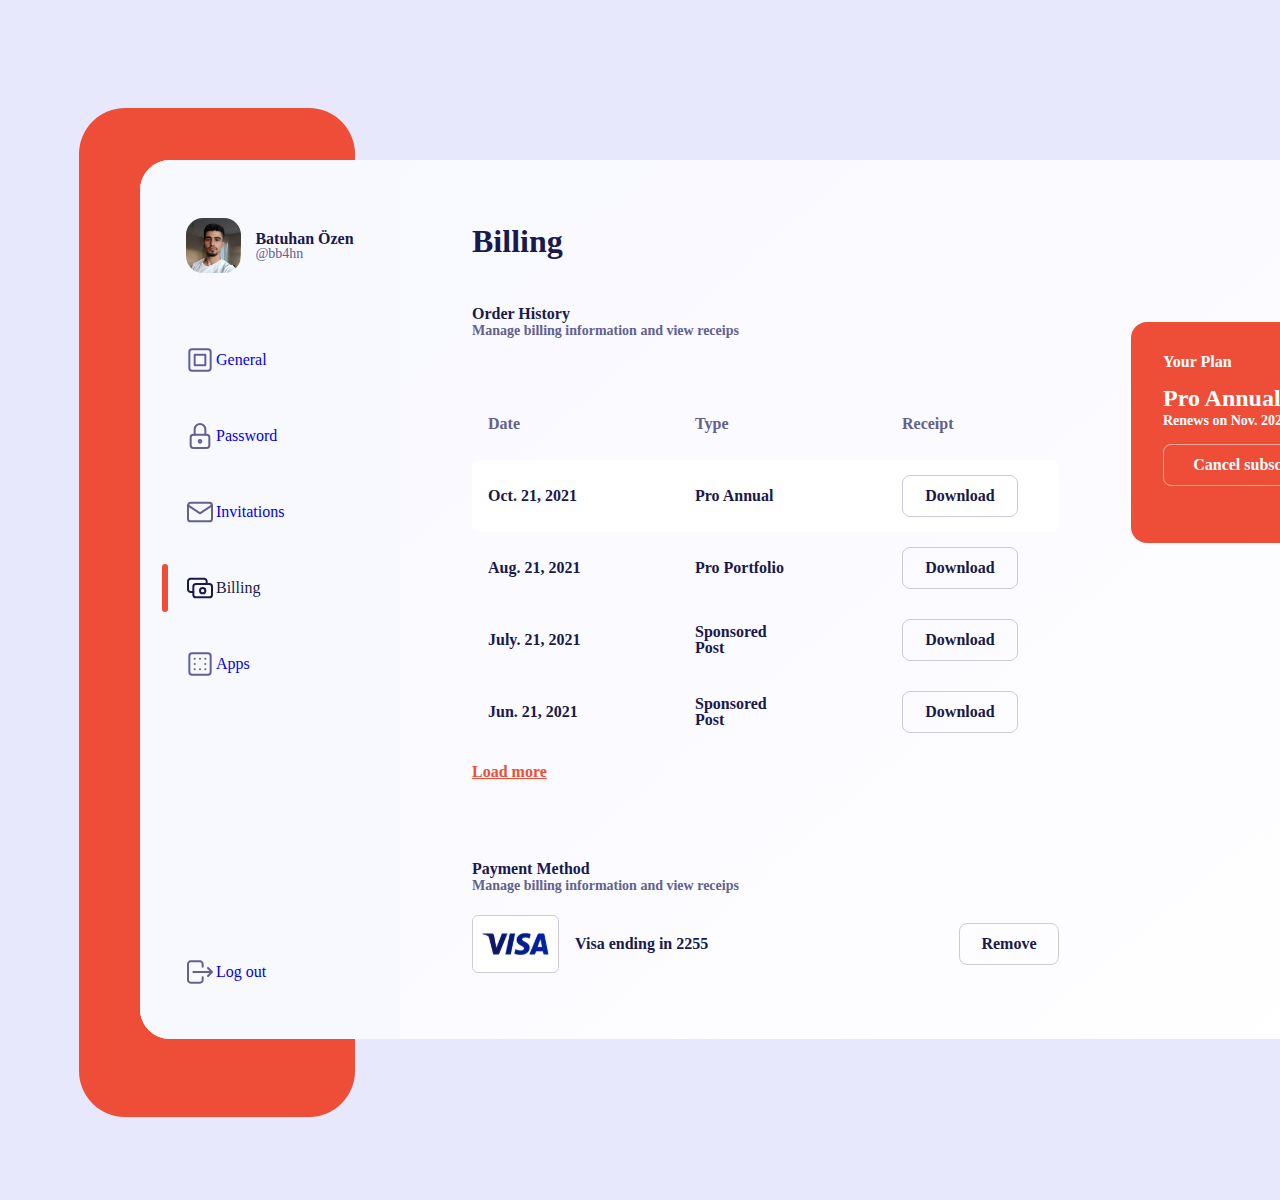
<file: Billing Page/index.html>
<!DOCTYPE html>
<html lang="en">
<head>
    <meta charset="UTF-8">
    <meta http-equiv="X-UA-Compatible" content="IE=edge">
    <meta name="viewport" content="width=device-width, initial-scale=1.0">
    <title>Billing Page</title>
    <link rel="stylesheet" href="styles/style.css">
</head>
<body>
    <div class="orange-box"></div>
    <div class="container">
        <div class="left">
            <div class="profile">
                <img src="./img/pp.png" alt="" class="pp">
                <div class="infos">
                    <span class="name">Batuhan Özen</span>
                    <span class="user-name">@bb4hn</span>
                </div>
            </div>
            <div class="item">
                <a href="#">
                    <svg id="Frame" xmlns="http://www.w3.org/2000/svg" xmlns:xlink="http://www.w3.org/1999/xlink" width="32" height="32" viewBox="0 0 32 32">
                        <defs>
                          <clipPath id="clip-path">
                            <rect id="Frame_Background_Mask_" data-name="Frame (Background/Mask)" width="32" height="32" fill="none"/>
                          </clipPath>
                        </defs>
                        <rect id="Frame_Background_Mask_2" data-name="Frame (Background/Mask)" width="32" height="32" fill="none"/>
                        <g id="Frame-2" data-name="Frame" clip-path="url(#clip-path)">
                          
                          <path id="Vector-2" data-name="Vector" d="M10.667,0V10.667H0V0Z" transform="translate(10.667 10.667)" fill="none" stroke="#62618f" stroke-linecap="round" stroke-linejoin="round" stroke-width="2" stroke-dasharray="0 0"/>
                          <path id="Vector-3" data-name="Vector" d="M18.667,0a2.667,2.667,0,0,1,2.667,2.667v16a2.667,2.667,0,0,1-2.667,2.667h-16A2.667,2.667,0,0,1,0,18.667v-16A2.667,2.667,0,0,1,2.667,0Z" transform="translate(5.333 5.333)" fill="none" stroke="#62618f" stroke-linecap="round" stroke-linejoin="round" stroke-width="2" stroke-dasharray="0 0"/>
                        </g>
                      </svg>
                    <span class="text">General</span>
                </a>
            </div>
            <div class="item">
                <a href="#">
                    <svg xmlns="http://www.w3.org/2000/svg" xmlns:xlink="http://www.w3.org/1999/xlink" width="32" height="32" viewBox="0 0 32 32">
                        <defs>
                          <clipPath id="clip-path">
                            <rect id="Frame_Background_Mask_" data-name="Frame (Background/Mask)" width="32" height="32" fill="none"/>
                          </clipPath>
                        </defs>
                        <g id="Frame" clip-path="url(#clip-path)">
                          
                          <path id="Vector-2" data-name="Vector" d="M16,0a2.667,2.667,0,0,1,2.667,2.667v8A2.667,2.667,0,0,1,16,13.333H2.667A2.667,2.667,0,0,1,0,10.667v-8A2.667,2.667,0,0,1,2.667,0Z" transform="translate(6.667 14.667)" fill="none" stroke="#62618f" stroke-linecap="round" stroke-linejoin="round" stroke-width="2" stroke-dasharray="0 0"/>
                          <path id="Vector-3" data-name="Vector" d="M1.333,2.667A1.333,1.333,0,1,1,2.667,1.333,1.333,1.333,0,0,1,1.333,2.667Z" transform="translate(14.667 20)" fill="none" stroke="#62618f" stroke-linecap="round" stroke-linejoin="round" stroke-width="2" stroke-dasharray="0 0"/>
                          <path id="Vector-4" data-name="Vector" d="M0,10.667V5.333a5.333,5.333,0,1,1,10.667,0v5.333" transform="translate(10.667 4)" fill="none" stroke="#62618f" stroke-linecap="round" stroke-linejoin="round" stroke-width="2" stroke-dasharray="0 0"/>
                        </g>
                    </svg>
                    <span class="text">Password</span>
                </a>
            </div>
            <div class="item">
                <a href="#">
                    <svg id="Frame" xmlns="http://www.w3.org/2000/svg" xmlns:xlink="http://www.w3.org/1999/xlink" width="32" height="32" viewBox="0 0 32 32">
                        <defs>
                          <clipPath id="clip-path">
                            <rect id="Frame_Background_Mask_" data-name="Frame (Background/Mask)" width="32" height="32" fill="none"/>
                          </clipPath>
                        </defs>
                        <rect id="Frame_Background_Mask_2" data-name="Frame (Background/Mask)" width="32" height="32" fill="none"/>
                        <g id="Frame-2" data-name="Frame" clip-path="url(#clip-path)">
                          
                          <path id="Vector-2" data-name="Vector" d="M21.333,0A2.667,2.667,0,0,1,24,2.667V16a2.667,2.667,0,0,1-2.667,2.667H2.667A2.667,2.667,0,0,1,0,16V2.667A2.667,2.667,0,0,1,2.667,0Z" transform="translate(4 6.667)" fill="none" stroke="#62618f" stroke-linecap="round" stroke-linejoin="round" stroke-width="2" stroke-dasharray="0 0"/>
                          <path id="Vector-3" data-name="Vector" d="M0,0,12,8,24,0" transform="translate(4 9.333)" fill="none" stroke="#62618f" stroke-linecap="round" stroke-linejoin="round" stroke-width="2" stroke-dasharray="0 0"/>
                        </g>
                    </svg>
                    <span class="text">Invitations</span>
                </a>
            </div>
            <div class="item active"> 
                <a href="#">
                    <svg width="32" height="32" viewBox="0 0 32 32" fill="none" xmlns="http://www.w3.org/2000/svg">
                        <path d="M25.3333 12H12C10.5272 12 9.33333 13.1939 9.33333 14.6667V22.6667C9.33333 24.1394 10.5272 25.3333 12 25.3333H25.3333C26.8061 25.3333 28 24.1394 28 22.6667V14.6667C28 13.1939 26.8061 12 25.3333 12Z" stroke="#62618f" stroke-width="2" stroke-linecap="round" stroke-linejoin="round"/>
                        <path d="M18.6667 21.3333C20.1394 21.3333 21.3333 20.1394 21.3333 18.6667C21.3333 17.1939 20.1394 16 18.6667 16C17.1939 16 16 17.1939 16 18.6667C16 20.1394 17.1939 21.3333 18.6667 21.3333Z" stroke="#62618f" stroke-width="2" stroke-linecap="round" stroke-linejoin="round"/>
                        <path d="M22.6667 12V9.33334C22.6667 8.62609 22.3857 7.94782 21.8856 7.44772C21.3855 6.94762 20.7072 6.66667 20 6.66667H6.66667C5.95942 6.66667 5.28115 6.94762 4.78105 7.44772C4.28095 7.94782 4 8.62609 4 9.33334V17.3333C4 18.0406 4.28095 18.7189 4.78105 19.219C5.28115 19.7191 5.95942 20 6.66667 20H9.33333" stroke="#62618f" stroke-width="2" stroke-linecap="round" stroke-linejoin="round"/>
                    </svg>
                    <span class="text">Billing</span>
                </a>
            </div>
            <div class="item"> 
                <a href="#">
                    <svg width="32" height="32" viewBox="0 0 32 32" fill="none" xmlns="http://www.w3.org/2000/svg">
                        <path d="M24 5.33333H7.99999C6.52724 5.33333 5.33333 6.52724 5.33333 7.99999V24C5.33333 25.4728 6.52724 26.6667 7.99999 26.6667H24C25.4728 26.6667 26.6667 25.4728 26.6667 24V7.99999C26.6667 6.52724 25.4728 5.33333 24 5.33333Z" stroke="#62618F" stroke-width="2" stroke-linecap="round" stroke-linejoin="round"/>
                        <path d="M10.6667 21.3333V21.3467" stroke="#62618F" stroke-width="2" stroke-linecap="round" stroke-linejoin="round"/>
                        <path d="M10.6667 16V16.0133" stroke="#62618F" stroke-width="2" stroke-linecap="round" stroke-linejoin="round"/>
                        <path d="M10.6667 10.6667V10.68" stroke="#62618F" stroke-width="2" stroke-linecap="round" stroke-linejoin="round"/>
                        <path d="M21.3333 21.3333V21.3467" stroke="#62618F" stroke-width="2" stroke-linecap="round" stroke-linejoin="round"/>
                        <path d="M21.3333 16V16.0133" stroke="#62618F" stroke-width="2" stroke-linecap="round" stroke-linejoin="round"/>
                        <path d="M21.3333 10.6667V10.68" stroke="#62618F" stroke-width="2" stroke-linecap="round" stroke-linejoin="round"/>
                        <path d="M16 10.6667V10.68" stroke="#62618F" stroke-width="2" stroke-linecap="round" stroke-linejoin="round"/>
                        <path d="M16 21.3333V21.3467" stroke="#62618F" stroke-width="2" stroke-linecap="round" stroke-linejoin="round"/>
                    </svg>
                    <span class="text">Apps</span>
                </a>
            </div>
            <div class="item">
                <a href="#">
                    <svg width="32" height="32" viewBox="0 0 32 32" fill="none" xmlns="http://www.w3.org/2000/svg">
                        <path d="M18.6667 10.6666V7.99998C18.6667 7.29274 18.3857 6.61446 17.8856 6.11436C17.3855 5.61426 16.7072 5.33331 16 5.33331H6.66667C5.95942 5.33331 5.28115 5.61426 4.78105 6.11436C4.28095 6.61446 4 7.29274 4 7.99998V24C4 24.7072 4.28095 25.3855 4.78105 25.8856C5.28115 26.3857 5.95942 26.6666 6.66667 26.6666H16C16.7072 26.6666 17.3855 26.3857 17.8856 25.8856C18.3857 25.3855 18.6667 24.7072 18.6667 24V21.3333" stroke="#62618F" stroke-width="2" stroke-linecap="round" stroke-linejoin="round"/>
                        <path d="M9.33334 16H28M28 16L24 12M28 16L24 20" stroke="#62618F" stroke-width="2" stroke-linecap="round" stroke-linejoin="round"/>
                    </svg>  
                    <span class="text">Log out</span>
                </a>
            </div>
            
        </div>
        <div class="right">
            <div class="rleft">
                <h2>Billing</h2>
                <h4>Order History</h4>
                <span class="description">Manage billing information and view receips</span>
                <div class="table">
                    <div class="row">
                        <div class="col">Date</div>
                        <div class="col">Type</div>
                        <div class="col">Receipt</div>
                    </div>
                    <div class="row active">
                        <div class="col">Oct. 21, 2021</div>
                        <div class="col">Pro Annual</div>
                        <div class="col"><a href="#" class="download-btn">Download</a></div>
                    </div>
                    <div class="row">
                        <div class="col">Aug. 21, 2021</div>
                        <div class="col">Pro Portfolio</div>
                        <div class="col"><a href="#" class="download-btn">Download</a></div>
                    </div>
                    <div class="row">
                        <div class="col">July. 21, 2021</div>
                        <div class="col">Sponsored Post</div>
                        <div class="col"><a href="#" class="download-btn">Download</a></div>
                    </div>
                    <div class="row">
                        <div class="col">Jun. 21, 2021</div>
                        <div class="col">Sponsored Post</div>
                        <div class="col"><a href="#" class="download-btn">Download</a></div>
                    </div>
                    <a href="#" class="load-btn">Load more</a>
                </div>
                <h3>Payment Method</h3>
                <span class="description">Manage billing information and view receips</span>
                <div class="information">
                    <img src="./img/visa.svg" alt="">
                    <span class="card-info">Visa ending in 2255</span>
                    <a href="#" class="remove-btn">Remove</a>
                </div>
            </div>
            <div class="rright">
                <div class="orange-plan">
                    <h2>Your Plan</h2>
                    <span class="plan">Pro Annual</span>
                    <span class="renew-date">Renews on  Nov. 2021</span>
                    <a href="#" class="cancel-btn">Cancel subscription</a>
                </div>
            </div>
        </div>
    </div>
</body>
</html>
</file>
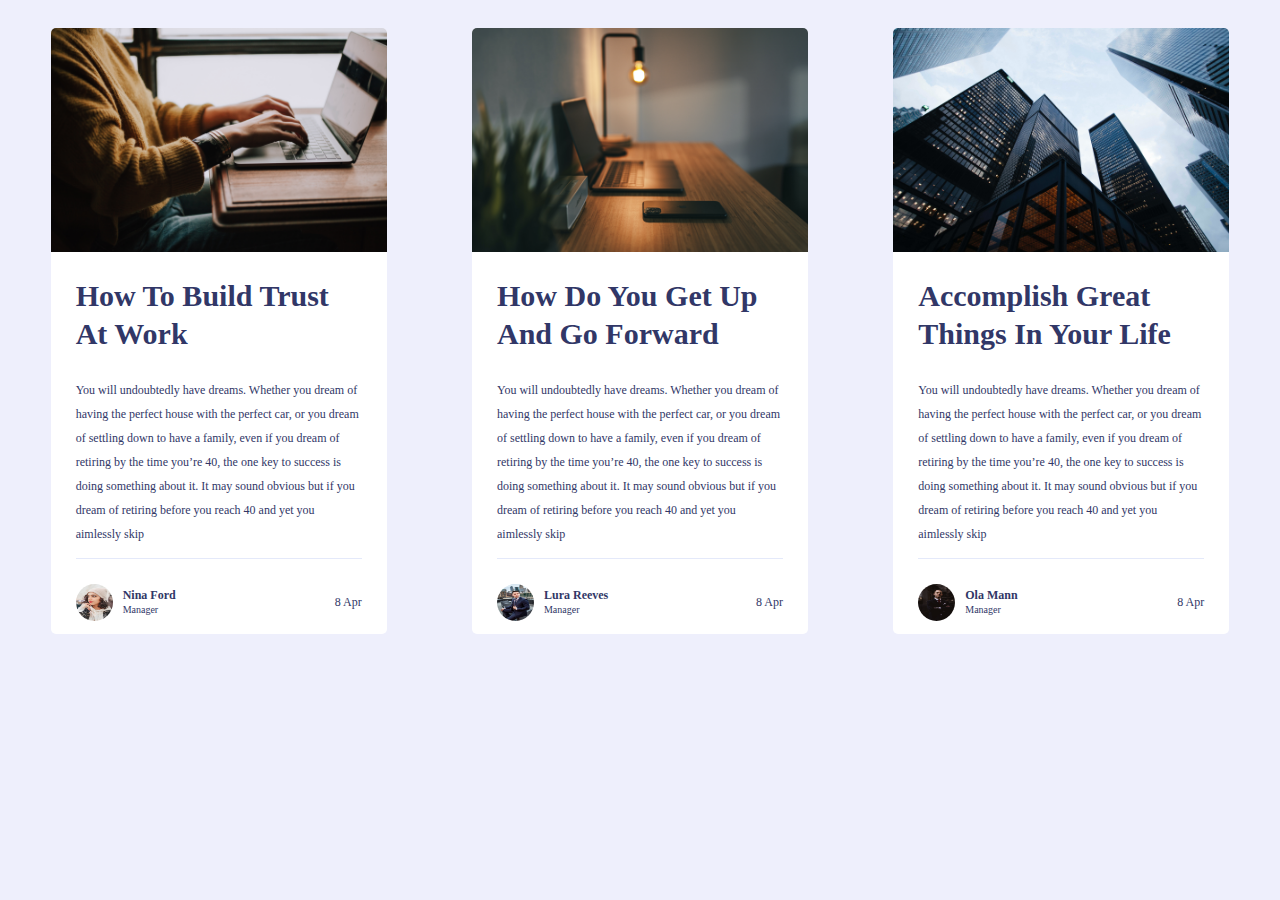
<file: Blog Post/index.html>
<!DOCTYPE html>
<html lang="en">
<head>
    <meta charset="UTF-8">
    <meta http-equiv="X-UA-Compatible" content="IE=edge">
    <meta name="viewport" content="width=device-width, initial-scale=1.0">
    <title>Blog Post</title>
    <link rel="stylesheet" href="style.css">
</head>
<body>
    <div class="card">
        <img class="thumbnail" src="./img/thumb1.jpg" alt="">
        <div class="content">
            <h2 class="title">
                How To Build Trust At Work
            </h2>
            <p class="abstract">
                You will undoubtedly have dreams. Whether you dream of having the perfect house with the perfect car, or you dream of settling down to have a family, even if you dream of retiring by the time you’re 40, the one key to success is doing something about it. It may sound obvious but if you dream of retiring before you reach 40 and yet you aimlessly skip
            </p>
        </div>
        <div class="information">
            <img class="authorimg" src="./img/person1.jpg" alt="">
            <div class="description">
                <h4 class="name">Nina Ford</h4>
                <p class="role">Manager</p>
            </div>
            <p class="date">8 Apr</p>
        </div>
    </div>
    <div class="card">
        <img src="./img/thumb2.jpg" alt="" class="thumbnail">
        <div class="content">
            <h2 class="title">
                How Do You Get Up And Go Forward
            </h2>
            <p class="abstract">
                You will undoubtedly have dreams. Whether you dream of having the perfect house with the perfect car, or you dream of settling down to have a family, even if you dream of retiring by the time you’re 40, the one key to success is doing something about it. It may sound obvious but if you dream of retiring before you reach 40 and yet you aimlessly skip
            </p>
        </div>
        <div class="information">
            <img src="./img/person2.jpg" alt="" class="authorimg">
            <div class="description">
                <h4 class="name">Lura Reeves</h4>
                <p class="role">Manager</p>
            </div>
            <p class="date">8 Apr</p>
        </div>
    </div>
    <div class="card">
        <img src="./img/thumb3.jpg" alt="" class="thumbnail">
        <div class="content">
            <h2 class="title">
                Accomplish Great Things In Your Life
            </h2>
            <p class="abstract">
                You will undoubtedly have dreams. Whether you dream of having the perfect house with the perfect car, or you dream of settling down to have a family, even if you dream of retiring by the time you’re 40, the one key to success is doing something about it. It may sound obvious but if you dream of retiring before you reach 40 and yet you aimlessly skip
            </p>
        </div>
        <div class="information">
            <img src="./img/person3.jpg" alt="" class="authorimg">
            <div class="description">
                <h4 class="name">Ola Mann</h4>
                <p class="role">Manager</p>
            </div>
            <p class="date">8 Apr</p>
        </div>
    </div>
</body>
</html>
</file>
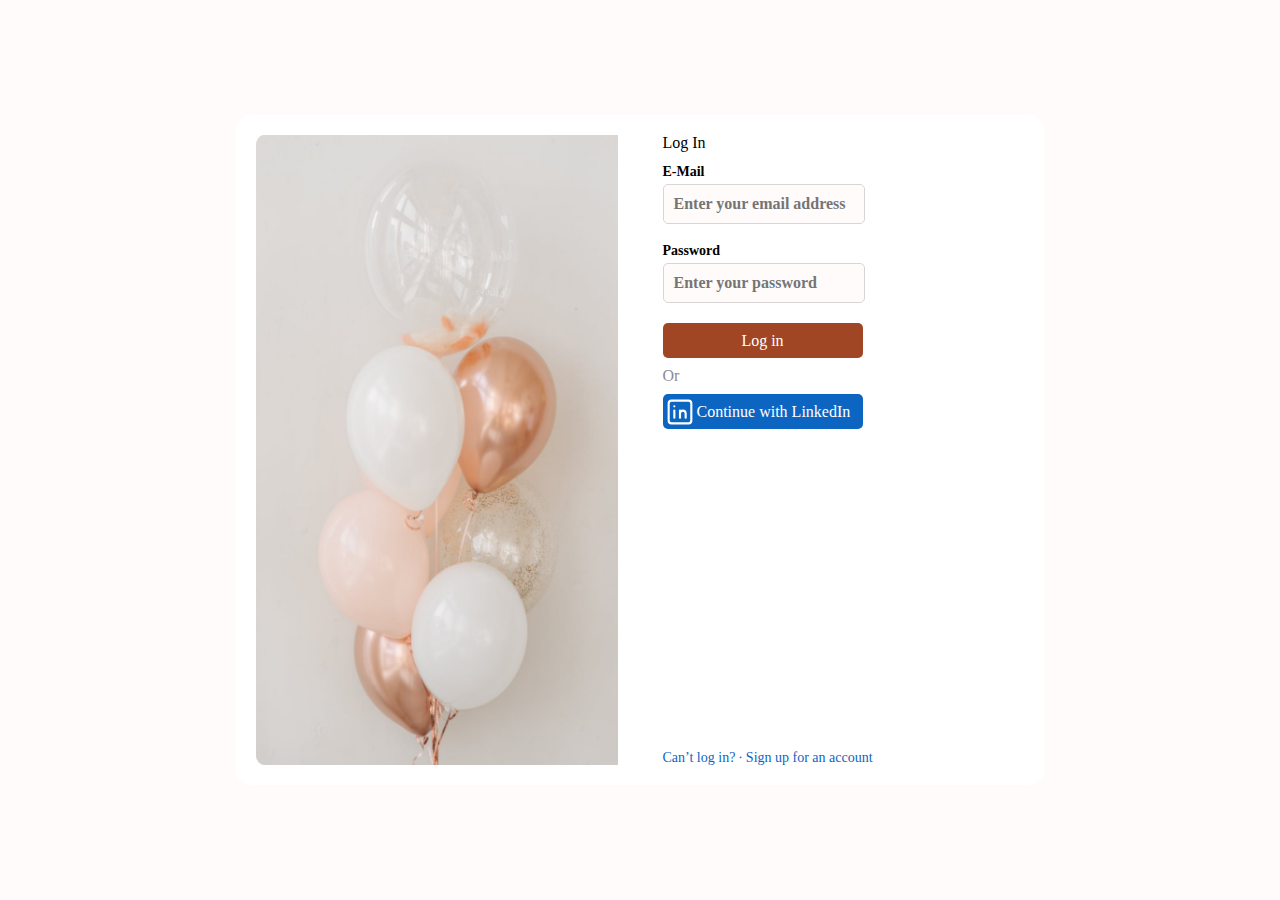
<file: Log In/index.html>
<!DOCTYPE html>
<html lang="en">
<head>
    <meta charset="UTF-8">
    <meta http-equiv="X-UA-Compatible" content="IE=edge">
    <meta name="viewport" content="width=device-width, initial-scale=1.0">
    <title>Log In</title>
    <link rel="stylesheet" href="style.css">
</head>
<body>
    <div class="container">
        <div class="left"><img src="./left.png" alt=""></div>
        <div class="right">
            <span class="title">Log In</span>
            
            <label for="email">E-Mail</label>
            <input type="email" id="email" name="email" placeholder="Enter your email address" class="input">

            <label for="password">Password</label>
            <input type="password" id="password" name="password" placeholder="Enter your password" class="input">
            
            <button class="login">Log in</button>
            <span class="or">Or</span>
            <button class="linkedin"> <img src="linkedin.svg" alt=""> Continue with LinkedIn</button>
            <div class="register">Can’t log in? ∙ Sign up for an account</div>
        </div>
    </div>
</body>
</html>
</file>
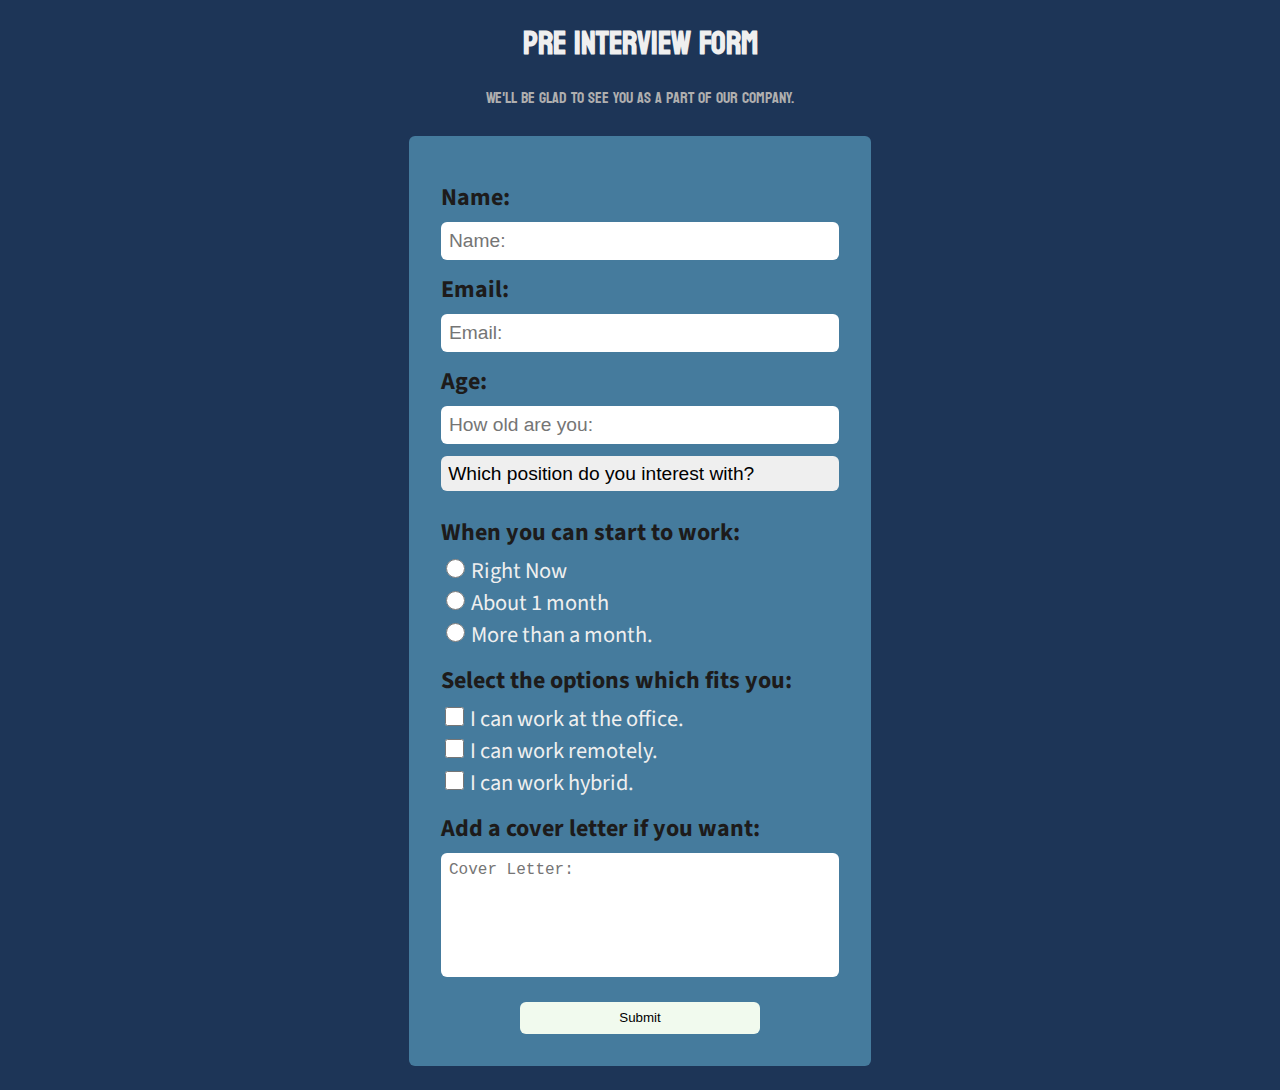
<file: Pre Interview Form/index.html>
<!DOCTYPE html>
<html lang="en">
<head>
    <meta charset="UTF-8">
    <meta http-equiv="X-UA-Compatible" content="IE=edge">
    <meta name="viewport" content="width=device-width, initial-scale=1.0">
    <title>Pre Interview Form</title>
    <link rel="stylesheet" href="style.css">
</head>
<body>
    <main id="main">
        <h1 id="title">Pre Interview Form</h1>
        <p id="description">We'll be glad to see you as a part of our company.</p>
        <form id="survey-form">
            <label class="question"  id="name-label" for="name" >Name:</label>
                <input type="text" name="name" id="name" placeholder="Name:" required>

            <label class="question"  id="email-label" for="email">Email:</label>
                <input type="email" name="email" id="email" placeholder="Email:" required>

            <label class="question"  id="number-label" for="number">Age:</label>
                <input type="number" min="18" max="45" name="number" id="number" placeholder="How old are you:">

            <select name="dropdown" id="dropdown" required>
                <option value="" disabled selected>Which position do you interest with?</option>
                <option value="1">Frontend Development</option>
                <option value="2">Backend Development</option>
            </select>
            

            <label class="question" id="radio-label" for="#">When you can start to work:</label>
                <div class="answer">

                    <input type="radio" value="1" name="radio" id="radio1">
                    <label id="radio-label" for="radio1">
                        Right Now
                    </label>
                    
                </div>
                <div class="answer">

                    <input type="radio" value="2" name="radio" id="radio2">
                    <label id="radio-label" for="radio2">
                        About 1 month
                    </label>
                    
                </div>
                <div class="answer">

                    <input type="radio" value="3" name="radio" id="radio3">
                    <label id="radio-label" for="radio3">
                        More than a month.
                    </label>
                    
                </div>

                
                
            <label class="question" id="checkbox-label" for="#">Select the options which fits you:</label>
                <div class="answer">

                    <input type="checkbox" value="1" name="group2" id="office">
                    <label id="radio-label" for="office">
                        I can work at the office.
                    </label>
                    
                </div>
                <div class="answer">

                    <input type="checkbox" value="2" name="group2" id="remote">
                    <label id="radio-label" for="remote">
                        I can work remotely.
                    </label>
                    
                </div>
                <div class="answer">
                    
                    <input type="checkbox" value="3" name="group2" id="hybrid">
                    <label id="radio-label" for="hybrid">
                        I can work hybrid.
                    </label>
                    
                </div>

            <label class="question" id="radio-label" for="cover-letter">Add a cover letter if you want:</label>
                <textarea name="" id="cover-letter" rows="6" placeholder="Cover Letter:"></textarea>

            <button type="submit" id="submit">Submit</button>
        </form>
    </main>
</body>
</html>
</file>
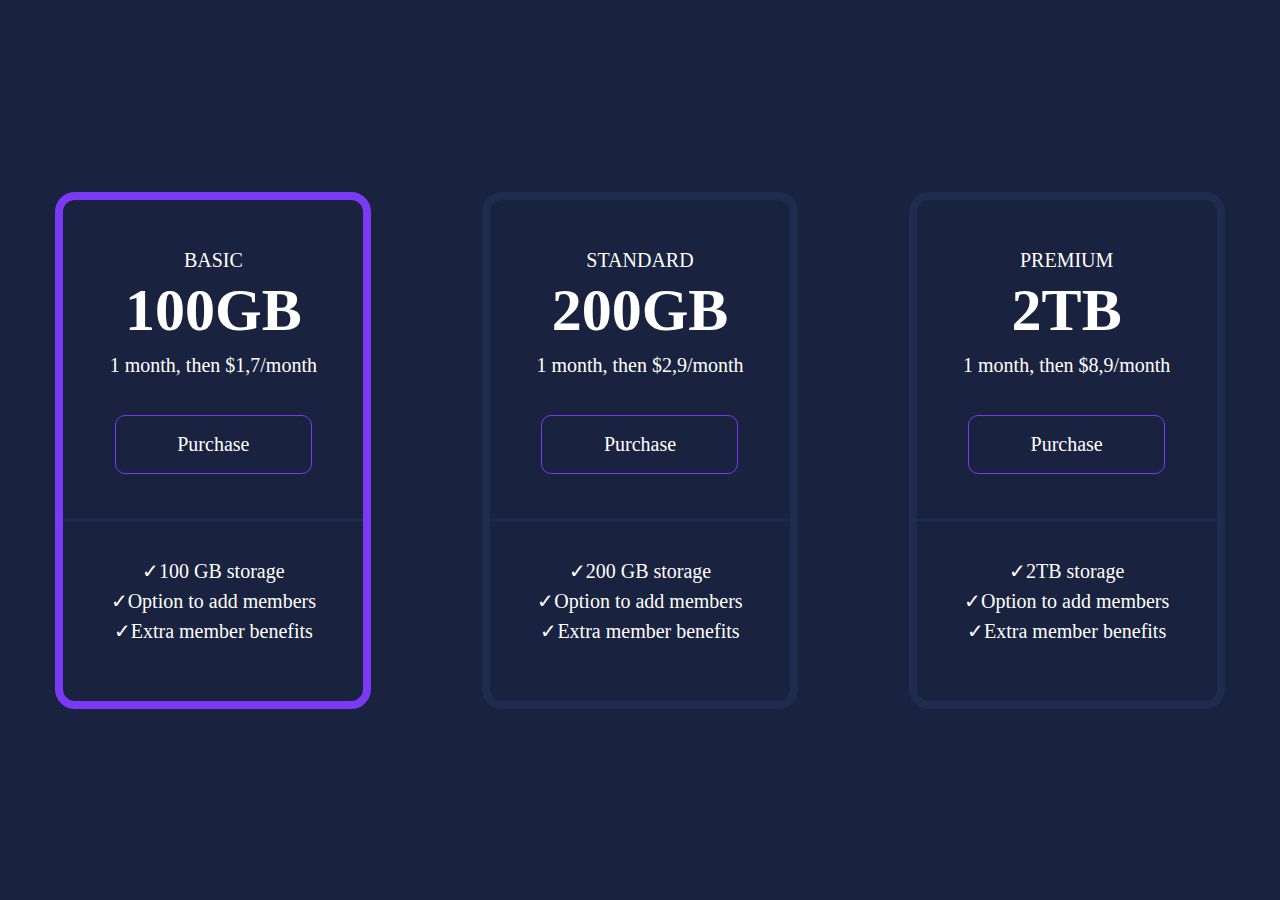
<file: Pricing Cards/index.html>
<!DOCTYPE html>
<html lang="en">
<head>
    <meta charset="UTF-8">
    <meta http-equiv="X-UA-Compatible" content="IE=edge">
    <meta name="viewport" content="width=device-width, initial-scale=1.0">
    <title>Document</title>
    <link rel="stylesheet" href="./assets/css/style.css">
    <script src="./assets/js/index.js"></script>
</head>
<body>
    <div id="1" class="card selected_card" >
        <span class="plan">BASIC</span>
        <span class="storage">100GB</span>
        <p class="pricing">1 month, then $1,7/month</p>
        <button id="btn_1" class="purchase" onclick="selectCard(this.parentNode.id,this.id)">Purchase</button>
        <span class="divider"></span>
        <div class="list">
            <span>100 GB storage</span>
            <span>Option to add members</span>
            <span>Extra member benefits</span>
        </div>
    </div>
    <div id="2" class="card" >
        <span class="plan">STANDARD</span>
        <span class="storage">200GB</span>
        <p class="pricing">1 month, then $2,9/month</p>
        <button id="btn_2" class="purchase" onclick="selectCard(this.parentNode.id,this.id)">Purchase</button>
        <span class="divider"></span>
        <div class="list">
            <span>200 GB storage</span>
            <span>Option to add members</span>
            <span>Extra member benefits</span>
        </div>
    </div>
    <div id="3" class="card">
        <span class="plan">PREMIUM</span>
        <span class="storage">2TB</span>
        <p class="pricing">1 month, then $8,9/month</p>
        <button id="btn_3" class="purchase" onclick="selectCard(this.parentNode.id,this.id)">Purchase</button>
        <span class="divider"></span>
        <div class="list">
            <span>2TB storage</span>
            <span>Option to add members</span>
            <span>Extra member benefits</span>
        </div>
    </div>
</body>
</html>
</file>
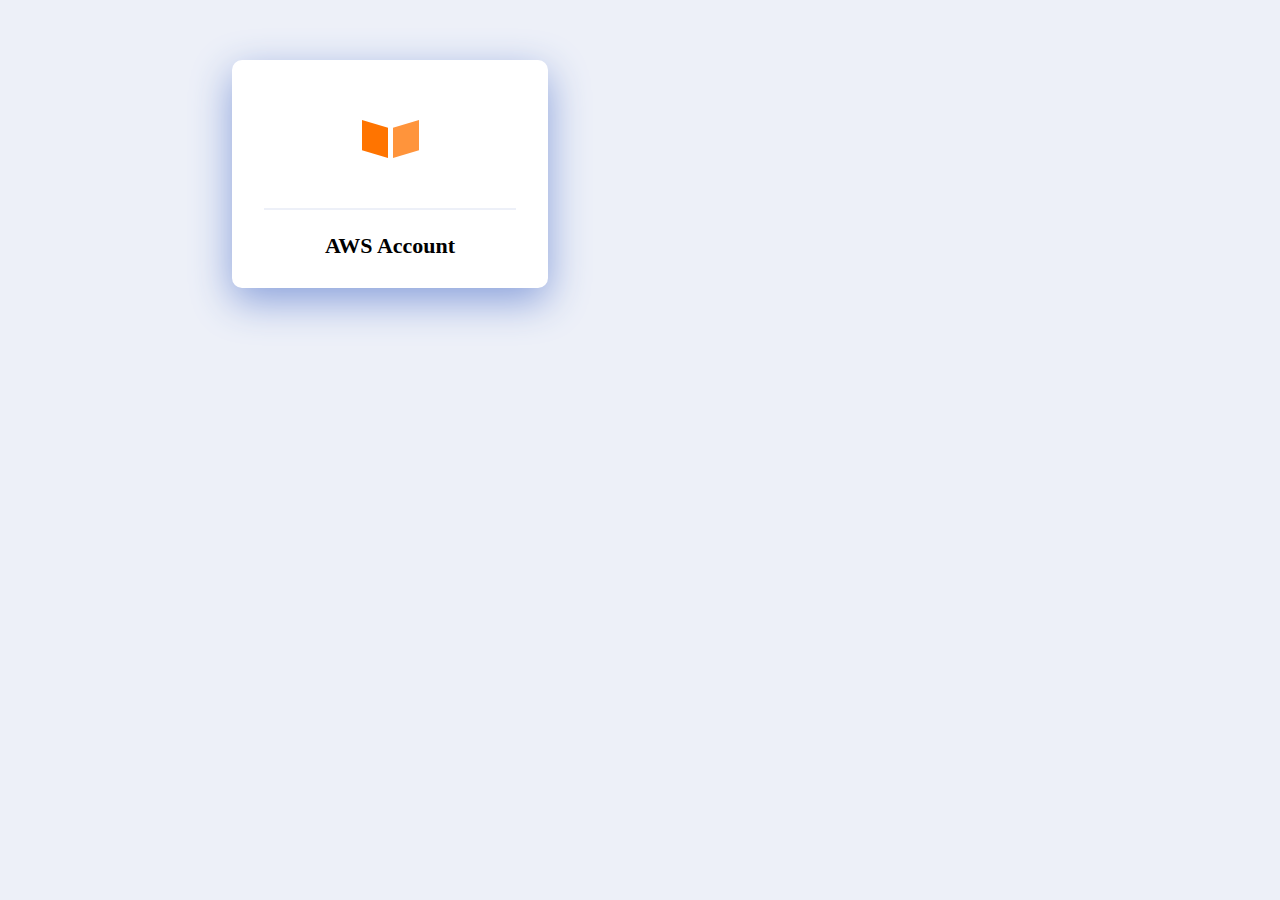
<file: UI Component/index.html>
<!DOCTYPE html>
<html lang="en">
<head>
    <meta charset="UTF-8">
    <meta http-equiv="X-UA-Compatible" content="IE=edge">
    <meta name="viewport" content="width=device-width, initial-scale=1.0">
    <link rel="stylesheet" href="styles/style.css">
    <script src="./main.js"></script>
    <title>UI Component</title>
</head>
<body>
    <div class="container">
        <div class="component">
            <img src="./img/Group.svg" alt="" class="aws">
            <span class="divider"></span>
            <span onclick="dropdown();" class="desc">AWS Account</span>
        </div>
        <div class="dropdown" id="dd">
            
            <h2 class="title">Image processor Workflow</h2>
            <p class="description">#45887654489 | Tech-WebAWS88@mmt.com</p>
            <div class="action">
                <a href="#">Editor Access</a>
                <a href="#">Command line ∙ Management console</a>
            </div>
        </div>
    </div>
</body>
</html>
</file>
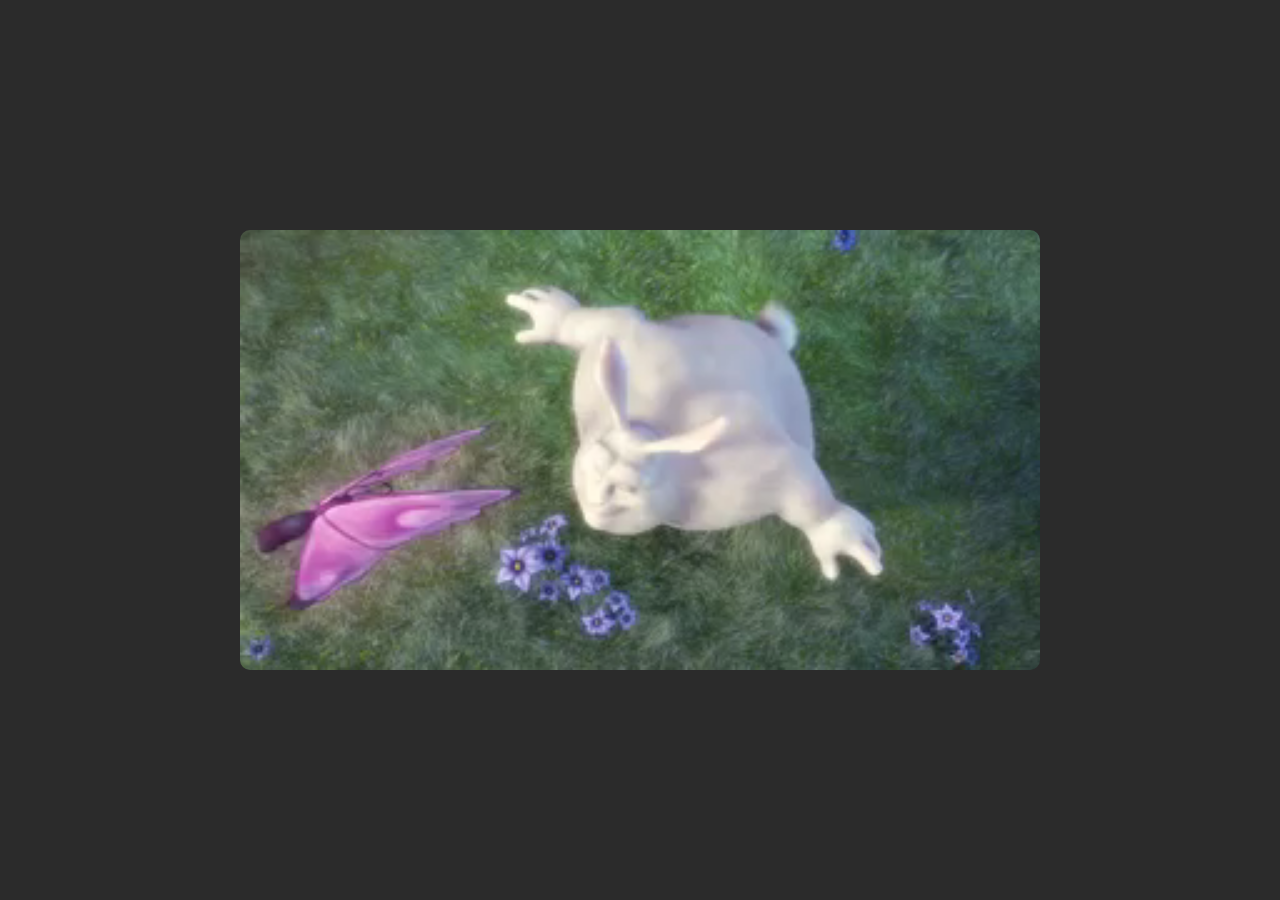
<file: Video Player/index.html>
<!DOCTYPE html>
<html lang="en">
  <head>
    <meta charset="UTF-8" />
    <meta http-equiv="X-UA-Compatible" content="IE=edge" />
    <meta name="viewport" content="width=device-width, initial-scale=1.0" />
    <title>Video Player</title>
    <link rel="stylesheet" href="./style/style.css" />
  </head>
  <body>
    <div id ="videoContainer" style="text-align: center">
      <video id="video" width="420">
        <source src="1.mp4" type="video/mp4" />
        
        Your browser does not support HTML video.
      </video>
      <div id="playBtnBig" onclick="playPause()"><img src="./img/playBig.svg" alt=""></div>
      <div id="controlBox" class="controls">
        <a class = "firstControlBtn" onclick="playPause()" id="playPauseBtn"><img id="playPauseIcon"src="./img/play.svg" alt=""></a>
        <input class = "controlBtn videoProgress customSlider" type="range" id="videoProgress" value="0" max="100"></input>
        <span class="time">
            <span id="m">00</span>
            :
            <span id="s">00</span>
          </span>
        <a class = "" onclick="mute()" id=""><img id="muteUnmuteIcon" src="./img/volume.svg" alt=""></a>
        <input class="customSlider" type="range" id="volumeProgress" value="100" max="100"></input>
        <a class="lastControlBtn" onclick="fullScreen()" id="fullScreenBtn"><img src="./img/fullScreen.svg" alt=""></a></a>
    
      </div>
    </div>
    <script src="./js/main.js"></script>
  </body>
</html>
</file>
<file: Blog Post/style.css>
html {
  display: flex;
}

body {
  background-color: #EEEFFC;
  width: 100%;
  display: flex;
  flex-direction: row;
  flex-wrap: wrap;
  padding: 0;
}

.card {
  color: #313767;
  display: flex;
  flex-direction: column;
  width: 336px;
  min-height: 600px;
  border-radius: 5px;
  background-color: #fff;
  margin: auto;
  margin-top: 20px;
  overflow-x: hidden;
}
.card .thumbnail {
  max-width: 100%;
}
.card .content, .card .information {
  margin-left: 25px;
  margin-right: 25px;
}
.card .content .title {
  font-size: 30px;
  line-height: 38px;
}
.card .content .abstract {
  font-size: 12px;
  line-height: 24px;
}
.card .information {
  width: calc(100% - 50px);
  display: flex;
  flex-direction: row;
  align-items: center;
  margin-top: auto;
  border-top: 1px #E4E9FA solid;
  padding-top: 24px;
  padding-bottom: 12px;
}
.card .information .authorimg {
  width: 37px;
  height: 37px;
  border-radius: 50%;
  margin-left: 0px;
}
.card .information .description {
  margin-left: 10px;
}
.card .information .description .name {
  font-size: 12px;
  line-height: 15px;
  margin: 0;
}
.card .information .description .role {
  font-size: 10px;
  line-height: 13px;
  margin: 0;
}
.card .information .date {
  margin-left: auto;
  font-size: 12px;
}

@media only screen and (max-width: 1068px) {
  body {
    flex-direction: column;
  }
  body .card {
    width: 90%;
  }
}/*# sourceMappingURL=style.css.map */
</file>
<file: Pre Interview Form/style.css>
@import url("https://fonts.googleapis.com/css2?family=Koulen&family=Source+Sans+Pro:wght@400;600;700&display=swap");
input::-webkit-outer-spin-button,
input::-webkit-inner-spin-button {
  -webkit-appearance: none;
  margin: 0;
}

/* Firefox */
input[type=number] {
  -moz-appearance: textfield;
}

::-webkit-scrollbar {
  width: 6px;
}

/* Track */
::-webkit-scrollbar-track {
  background: #f1f1f1;
}

/* Handle */
::-webkit-scrollbar-thumb {
  background: #888;
}

/* Handle on hover */
::-webkit-scrollbar-thumb:hover {
  background: #555;
}

input {
  outline: none;
  border: none;
}

body, html {
  margin: 0;
  max-width: 100vmax;
  width: 100%;
  min-height: 100%;
  background: #1d3557;
  display: flex;
}

#main {
  display: flex;
  flex-direction: column;
  width: 30rem;
  min-height: 100vh;
  margin: 10px auto;
  border-radius: 12px;
  color: #000;
}
#main #title {
  margin: 5px auto;
  color: #EFEFEF;
  font-family: "Koulen", cursive;
}
#main #description {
  margin: 5px auto 1rem auto;
  color: #afafaf;
  font-family: "Koulen", cursive;
}
#main #survey-form {
  background: #457b9d;
  max-width: calc(100% - 4rem);
  width: 398px;
  display: flex;
  flex-direction: column;
  margin: 0.5rem auto;
  border-radius: 6px;
  padding: 2rem;
  font-family: "Source Sans Pro", sans-serif;
}
#main #survey-form .question {
  font-size: 1.5rem;
  font-weight: 700;
  color: rgb(29, 27, 27);
}
#main #survey-form label {
  font-size: 1.4rem;
  margin-top: 12px;
  margin-bottom: 5px;
  color: #EFEFEF;
  cursor: pointer;
}
#main #survey-form input[type=text], #main #survey-form input[type=email], #main #survey-form input[type=number] {
  border-radius: 6px;
  margin: 0;
  padding: 0.5rem;
  border: none;
  outline: none;
  margin-top: 2px;
  font-size: 1.2rem;
}
#main #survey-form select {
  -webkit-appearance: none;
  padding: 0.45rem;
  outline: none;
  border: none;
  border-radius: 6px;
  background-image: url("https://www.svgrepo.com/show/80156/down-arrow.svg");
  background-repeat: no-repeat;
  background-position: 98% 50%;
  background-size: 20px;
  margin: 12px 0;
  font-size: 1.2rem;
}
#main #survey-form select:focus {
  outline: none;
  border: none;
}
#main #survey-form input[type=radio], #main #survey-form input[type=checkbox] {
  width: 1.2rem;
  height: 1.2rem;
}
#main #survey-form textarea {
  resize: none;
  border-radius: 6px;
  padding: 0.5rem;
  outline: none;
  border: none;
  margin-top: 0.1rem;
  font-size: 1rem;
  /* Track */
  /* Handle */
  /* Handle on hover */
}
#main #survey-form textarea::-webkit-scrollbar {
  width: 8px;
  border-radius: 6px;
  overflow: hidden;
}
#main #survey-form textarea ::-webkit-scrollbar-track {
  background: #f1f1f1;
  border-radius: 6px;
}
#main #survey-form textarea::-webkit-scrollbar-thumb {
  background: #888;
  border-radius: 6px;
}
#main #survey-form textarea::-webkit-scrollbar-thumb:hover {
  background: #555;
  border-radius: 6px;
}
#main #survey-form #submit {
  background: #f1faee;
  border-radius: 6px;
  border: none;
  margin: 25px auto 0px auto;
  width: 15rem;
  height: 2rem;
  cursor: pointer;
}
#main #survey-form #submit:hover {
  background-color: #d1eec7;
}

@media screen and (max-width: 495px) {
  #main {
    width: 95vw;
    margin: auto !important;
  }
}
@media screen and (max-width: 397px) {
  body {
    background: #000;
    color: #EFEFEF;
    display: flex;
    align-items: center;
    justify-content: center;
  }
  body::after {
    content: "Screen Size is too small (min. width is 398px)";
  }

  main {
    display: none !important;
  }
}/*# sourceMappingURL=style.css.map */
</file>
<file: Billing Page/styles/style.css>
@import url("reset.css");
html, body {
  display: flex;
  width: 1600px;
  height: 1200px;
  background: #E8E8FD;
}

body .orange-box {
  position: absolute;
  top: 108px;
  left: 79px;
  background: #EE4D38;
  width: 276px;
  height: 1009px;
  border-radius: 46px;
}
body .container {
  position: absolute;
  top: 160px;
  left: 140px;
  background: #FFFFFF;
  width: 1319px;
  height: 879px;
  border-radius: 30px;
  display: flex;
  flex-direction: row;
  overflow: hidden;
  margin-bottom: 20px;
}
body .container .left {
  width: 260px;
  height: 100%;
  background: #F8F8FF;
  display: flex;
  flex-direction: column;
}
body .container .left .profile {
  cursor: pointer;
  margin-top: 58px;
  margin-bottom: 49px;
  display: flex;
  flex-direction: row;
  align-items: center;
  justify-content: center;
}
body .container .left .profile .pp {
  width: 55px;
  height: 55px;
  border-radius: 17px;
}
body .container .left .profile .infos {
  display: flex;
  flex-direction: column;
}
body .container .left .profile .infos .name {
  margin-left: 14px;
  color: #1A194D;
  font-size: 16px;
  font-weight: bold;
}
body .container .left .profile .infos .user-name {
  margin-left: 14px;
  color: #62618F;
  font-size: 14px;
}
body .container .left .item {
  display: flex;
  flex-direction: row;
  color: #62618F;
  margin-left: 22px;
  padding: 14px 0;
  height: 48px;
}
body .container .left .item a {
  padding-left: 16px;
  display: flex;
  flex-direction: row;
  align-items: center;
}
body .container .left .item svg {
  width: 32px;
  height: 32px;
}
body .container .left .item:last-child {
  margin-top: auto;
  margin-bottom: 29px;
}
body .container .left .item:hover a {
  color: #1A194D;
}
body .container .left .item:hover svg path {
  stroke: #1A194D;
}
body .container .left .item:hover:before {
  display: flex;
  content: "";
  width: 6px;
  height: 48px;
  background: #EE4D38;
  border-radius: 24px;
}
body .container .left .item:before {
  display: flex;
  content: "";
  width: 6px;
  height: 48px;
  background: transparent;
  border-radius: 24px;
}
body .container .left .active a {
  color: #1A194D;
}
body .container .left .active svg path {
  stroke: #1A194D;
}
body .container .left .active:before {
  display: flex;
  content: "";
  width: 6px;
  height: 48px;
  background: #EE4D38;
  border-radius: 24px;
}
body .container .right {
  display: flex;
  flex-direction: row;
  background-image: linear-gradient(to bottom right, #F8F8FF, #fff);
}
body .container .right .rleft {
  margin-left: 72px;
}
body .container .right .rleft h2 {
  color: #1A194D;
  font-size: 32px;
  font-weight: bold;
  margin-top: 65px;
}
body .container .right .rleft h4 {
  margin-top: 49px;
  color: #1A194D;
  font-size: 16px;
  font-weight: bold;
}
body .container .right .rleft .description {
  color: #62618F;
  font-size: 14px;
  margin-top: 4px;
  font-weight: bold;
}
body .container .right .rleft .table {
  margin-top: 50px;
  display: flex;
  flex-direction: column;
}
body .container .right .rleft .table .row {
  display: flex;
  flex-direction: row;
  color: #1A194D;
  font-size: 16px;
  font-weight: bold;
  height: 40px;
  border-radius: 8px;
  align-items: center;
  padding: 16px;
}
body .container .right .rleft .table .row:first-child {
  color: #62618F;
}
body .container .right .rleft .table .row .col {
  display: flex;
  flex-direction: column;
  margin-left: 114px;
  width: 93px;
}
body .container .right .rleft .table .row .col:first-child {
  margin-left: 0px;
}
body .container .right .rleft .table .row .col .download-btn {
  width: 114px;
  height: 40px;
  display: flex;
  align-items: center;
  justify-content: center;
  border-radius: 8px;
  border: 1px solid #CBCBD9;
  color: #1A194D;
  font-weight: bold;
}
body .container .right .rleft .table .active {
  background-color: #fff;
}
body .container .right .rleft .table .load-btn {
  color: #EE4D38;
  font-size: 16px;
  font-weight: bold;
  text-decoration: underline;
  margin-top: 16px;
}
body .container .right .rleft h3 {
  margin-top: 81px;
  color: #1A194D;
  font-size: 16px;
  font-weight: bold;
}
body .container .right .rleft .information {
  display: flex;
  flex-direction: row;
  align-items: center;
  margin-top: 22px;
}
body .container .right .rleft .information .card-info {
  width: 384px;
  margin-left: 16px;
  color: #1A194D;
  font-size: 16px;
  font-weight: bold;
}
body .container .right .rleft .information .remove-btn {
  width: 98px;
  height: 40px;
  border-radius: 8px;
  border: 1px solid #CBCBD9;
  display: flex;
  align-items: center;
  justify-content: center;
  color: #1A194D;
  font-size: 16px;
  font-weight: bold;
}
body .container .right .rright {
  display: flex;
  margin-top: 162px;
  margin-left: 72px;
  margin-right: 56px;
}
body .container .right .rright .orange-plan {
  display: flex;
  flex-direction: column;
  background: #EE4D38;
  width: 258px;
  height: 221px;
  border-radius: 16px;
  color: #FFFFFF;
}
body .container .right .rright .orange-plan * {
  margin-left: 32px;
}
body .container .right .rright .orange-plan h2 {
  margin-top: 32px;
  font-size: 16px;
  font-weight: bold;
}
body .container .right .rright .orange-plan .plan {
  margin-top: 16px;
  font-size: 24px;
  font-weight: bold;
}
body .container .right .rright .orange-plan .renew-date {
  margin-top: 4px;
  font-size: 14px;
  font-weight: 600;
}
body .container .right .rright .orange-plan .cancel-btn {
  margin-top: 16px;
  font-size: 16px;
  font-weight: 600;
  color: #FFFFFF;
  width: 194px;
  height: 40px;
  border: 1px solid rgba(255, 255, 255, 0.5);
  border-radius: 8px;
  display: flex;
  align-items: center;
  justify-content: center;
}/*# sourceMappingURL=style.css.map */
</file>
<file: Log In/style.css>
@import url("reset.css");
html, body {
  display: flex;
  width: 100%;
  height: 100%;
  font-size: 16px;
}

body {
  background: #FFFBFA;
}
body .container {
  display: flex;
  flex-direction: row;
  margin: auto;
  background: #fff;
  width: 60vw;
  height: 70vh;
  border-radius: 15px;
  padding: 20px;
}
body .container .left {
  width: 50%;
}
body .container .left img {
  width: 100%;
  height: 100%;
}
body .container .right {
  margin-left: 45px;
  width: 50%;
  display: flex;
  flex-direction: column;
}
body .container .right .title {
  margin-bottom: 14px;
}
body .container .right label {
  font-size: 14px;
  font-weight: bold;
  margin-bottom: 5px;
}
body .container .right .input {
  border: 1px solid #D9D5D4;
  background: #FFFBFA;
  border-radius: 5px;
  font-weight: bold;
  width: 200px;
  padding: 10px 0px;
  margin-bottom: 20px;
  text-indent: 10px;
  color: #161C32;
}
body .container .right .login {
  cursor: pointer;
  background: #A04625;
  color: #fff;
  border-radius: 5px;
  width: 200px;
  height: 35px;
  margin-bottom: 10px;
}
body .container .right .or {
  font-size: 16px;
  color: #8A8B95;
  font-weight: lighter;
}
body .container .right .linkedin {
  cursor: pointer;
  display: flex;
  align-items: center;
  background: #0D65C2;
  color: #fff;
  border-radius: 5px;
  width: 200px;
  height: 35px;
  margin-top: 10px;
}
body .container .right .register {
  margin-top: auto;
  font-size: 14px;
  color: #0D65C2;
  cursor: pointer;
}/*# sourceMappingURL=style.css.map */
</file>
<file: Pricing Cards/assets/css/style.css>
@charset "UTF-8";
@import url("reset.css");
html, body {
  display: flex;
  justify-content: space-between;
  align-items: center;
  width: 100%;
  height: 100%;
}

body {
  background: #19223E;
  color: #FFFFFF;
  font-size: 20px;
}
body .card {
  margin: auto;
  border: 8px solid #212C4D;
  width: 300px;
  border-radius: 20px;
  display: flex;
  flex-direction: column;
  -webkit-user-select: none;
     -moz-user-select: none;
      -ms-user-select: none;
          user-select: none;
}
body .card:hover {
  border-color: #7A3AF4;
}
body .card .plan {
  font-size: 20px;
  margin: 50px auto 0px auto;
}
body .card .storage {
  font-size: 60px;
  font-weight: bold;
  margin: 10px auto 5px auto;
}
body .card .pricing {
  margin: 10px auto 0px auto;
}
body .card .purchase {
  margin: 40px auto 0px auto;
  width: 197px;
  height: 59px;
  background: #19223E;
  cursor: pointer;
  color: #FFFFFF;
  border: 1px solid #7A3AF4;
  border-radius: 10px;
}
body .card .purchase:hover {
  background: #7A3AF4;
}
body .card .divider {
  display: flex;
  width: 100%;
  height: 2px;
  background: #212C4D;
  margin: 45px auto 0px auto;
}
body .card .list {
  margin: 40px auto 50px auto;
  display: flex;
  flex-direction: column;
}
body .card .list span {
  margin: auto;
  margin-bottom: 10px;
}
body .card .list span::before {
  content: "✓";
}
body .selected_card {
  border-color: #7A3AF4;
}
body .selected_btn {
  background: #7A3AF4 !important;
}

@media screen and (max-width: 1000px) {
  body {
    margin: auto;
    flex-wrap: wrap;
    width: 90%;
  }
  body .card {
    margin: 10px auto;
  }
}/*# sourceMappingURL=style.css.map */
</file>
<file: UI Component/styles/style.css>
@import url("reset.css");
html, body {
  width: 100%;
  height: 100%;
  display: flex;
  background: #EDF0F8;
  justify-content: center;
}

body .container {
  flex-direction: column;
  margin-top: 60px;
  margin-right: 500px;
}
body .container .component {
  display: flex;
  flex-direction: column;
  background: #FFFFFF;
  width: 316px;
  height: 228px;
  border-radius: 10px;
  box-shadow: #89A0DB 0 13px 40px;
}
body .container .component .aws {
  width: 57px;
  height: 38px;
  margin: 60px auto 50px;
}
body .container .component .divider {
  margin: 0px auto;
  display: flex;
  width: 80%;
  height: 2px;
  background-color: #EDF0F8;
}
body .container .component .desc {
  font-size: 22px;
  font-weight: bold;
  margin: 25px auto;
  cursor: pointer;
}
body .container .dropdown {
  display: flex;
  display: none;
  margin-top: 20px;
  box-shadow: rgba(137, 160, 219, 0.55) 0px 15px 102px;
  flex-direction: column;
  width: 746px;
  height: 250px;
  background-color: #FFFFFF;
  border: 8px solid #fffefe;
  position: absolute;
  border-radius: 10px;
}
body .container .dropdown:before {
  content: "";
  position: absolute;
  left: 140px;
  top: -15px;
  width: 0;
  height: 0;
  border-style: solid;
  border-width: 0 10px 10px 10px;
  border-color: transparent transparent #fff transparent;
  z-index: 9999;
}
body .container .dropdown .title {
  font-size: 28px;
  font-weight: bolder;
  margin: 60px 0px 15px 60px;
}
body .container .dropdown .description {
  font-size: 18px;
  font-weight: 400;
  color: #5D6877;
  margin: 0px 0px 42px 60px;
}
body .container .dropdown .action {
  margin: 0px 0px 42px 60px;
}
body .container .dropdown .action a {
  color: #000;
  font-size: 18;
}
body .container .dropdown .action a:nth-child(2) {
  margin-left: 180px;
  text-decoration: underline;
}

.flex {
  display: flex !important;
}/*# sourceMappingURL=style.css.map */
</file>
<file: Video Player/style/style.css>
@import url("./reset.css");
@import url("./animations.css");
html,
body {
  display: flex;
  flex-direction: column;
  align-items: center;
  justify-content: center;
  width: 100%;
  height: 100%;
  background-color: rgb(43, 43, 43);
}

#videoContainer {
  border-radius: 10px;
  overflow: hidden;
  position: relative;
  display: flex;
  flex-direction: column;
  width: 800px;
  align-items: center;
  justify-content: center;
}
#videoContainer video {
  cursor: pointer;
}
#videoContainer #video {
  width: 100%;
}
#videoContainer #playBtnBig {
  width: 100px;
  position: absolute;
  cursor: pointer;
  opacity: 0;
  -webkit-animation: fadeIn 1s forwards;
          animation: fadeIn 1s forwards;
}
#videoContainer #playPauseBtn {
  width: 22px;
  height: 22px;
}
#videoContainer .controls {
  background: #7a7a7a;
  opacity: 0;
  position: absolute;
  bottom: 0;
  width: 100%;
  height: 40px;
  display: flex;
  flex-direction: row;
  align-items: center;
  margin: auto;
}
#videoContainer .controls a {
  margin: auto 10px;
  cursor: pointer;
}
#videoContainer .controls .controlBtn {
  margin: auto;
}
#videoContainer .controls .firstControlBtn {
  margin-left: 10px;
  margin-right: auto;
}
#videoContainer .controls .lastControlBtn {
  margin-right: 10px;
  margin-left: auto;
}
#videoContainer .controls .videoProgress {
  width: 66%;
}
#videoContainer .controls .videoProgress2 {
  width: 75%;
  cursor: pointer;
}
#videoContainer .controls #volumeProgress {
  width: 10%;
}
#videoContainer .controls .customSlider {
  -webkit-appearance: none;
  height: 12px;
  border-radius: 5px;
  background: #a5a5a5;
  outline: none;
  display: flex;
  align-items: center;
  justify-content: center;
}
#videoContainer .controls .customSlider::-webkit-slider-thumb {
  -webkit-appearance: none;
  appearance: none;
  width: 14px;
  height: 14px;
  border-radius: 50%;
  background: #0285b9;
  cursor: pointer;
}
#videoContainer .controls .time {
  cursor: default;
  margin-left: 4px;
  -webkit-user-select: none;
     -moz-user-select: none;
      -ms-user-select: none;
          user-select: none;
}
#videoContainer .active {
  opacity: 1 !important;
}
#videoContainer .fade {
  -webkit-animation-name: fadeOut;
          animation-name: fadeOut;
  -webkit-animation-duration: 1s;
          animation-duration: 1s;
}

.noCursor {
  cursor: none !important;
}/*# sourceMappingURL=style.css.map */
</file>
